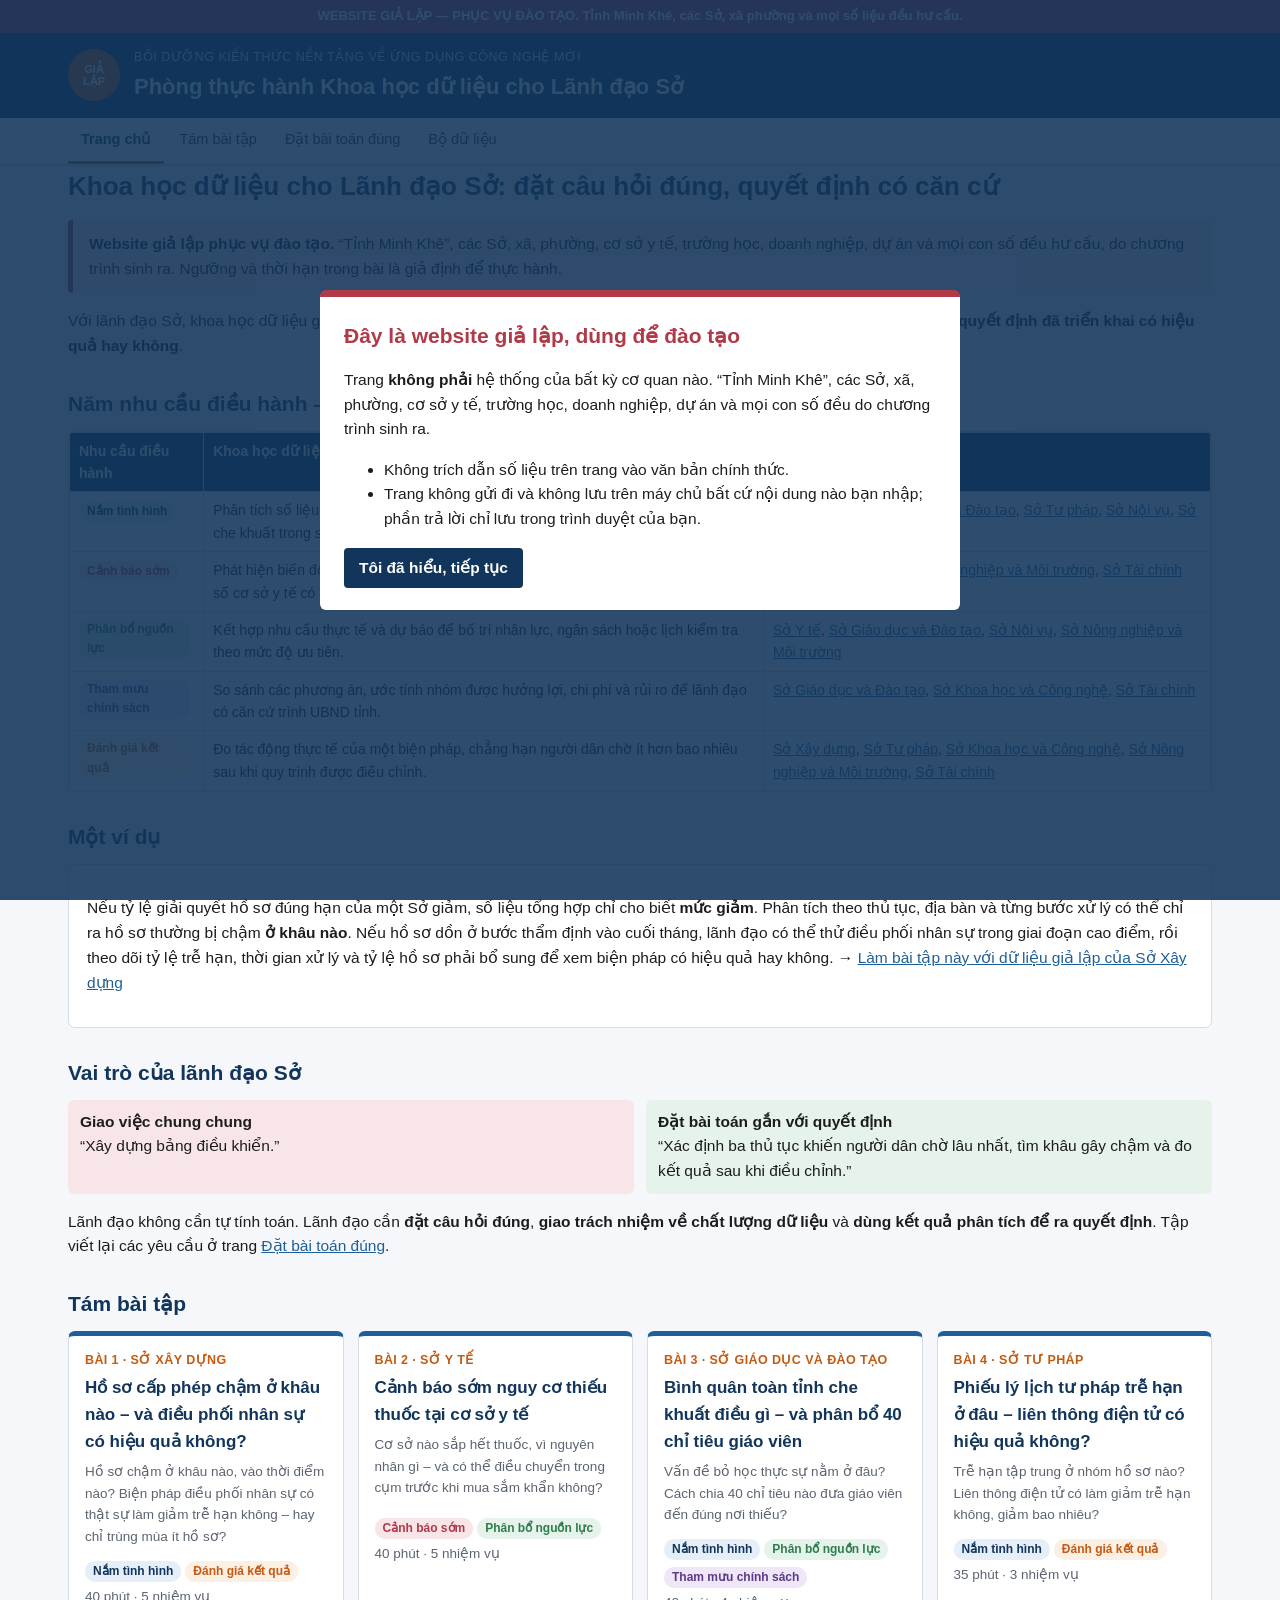
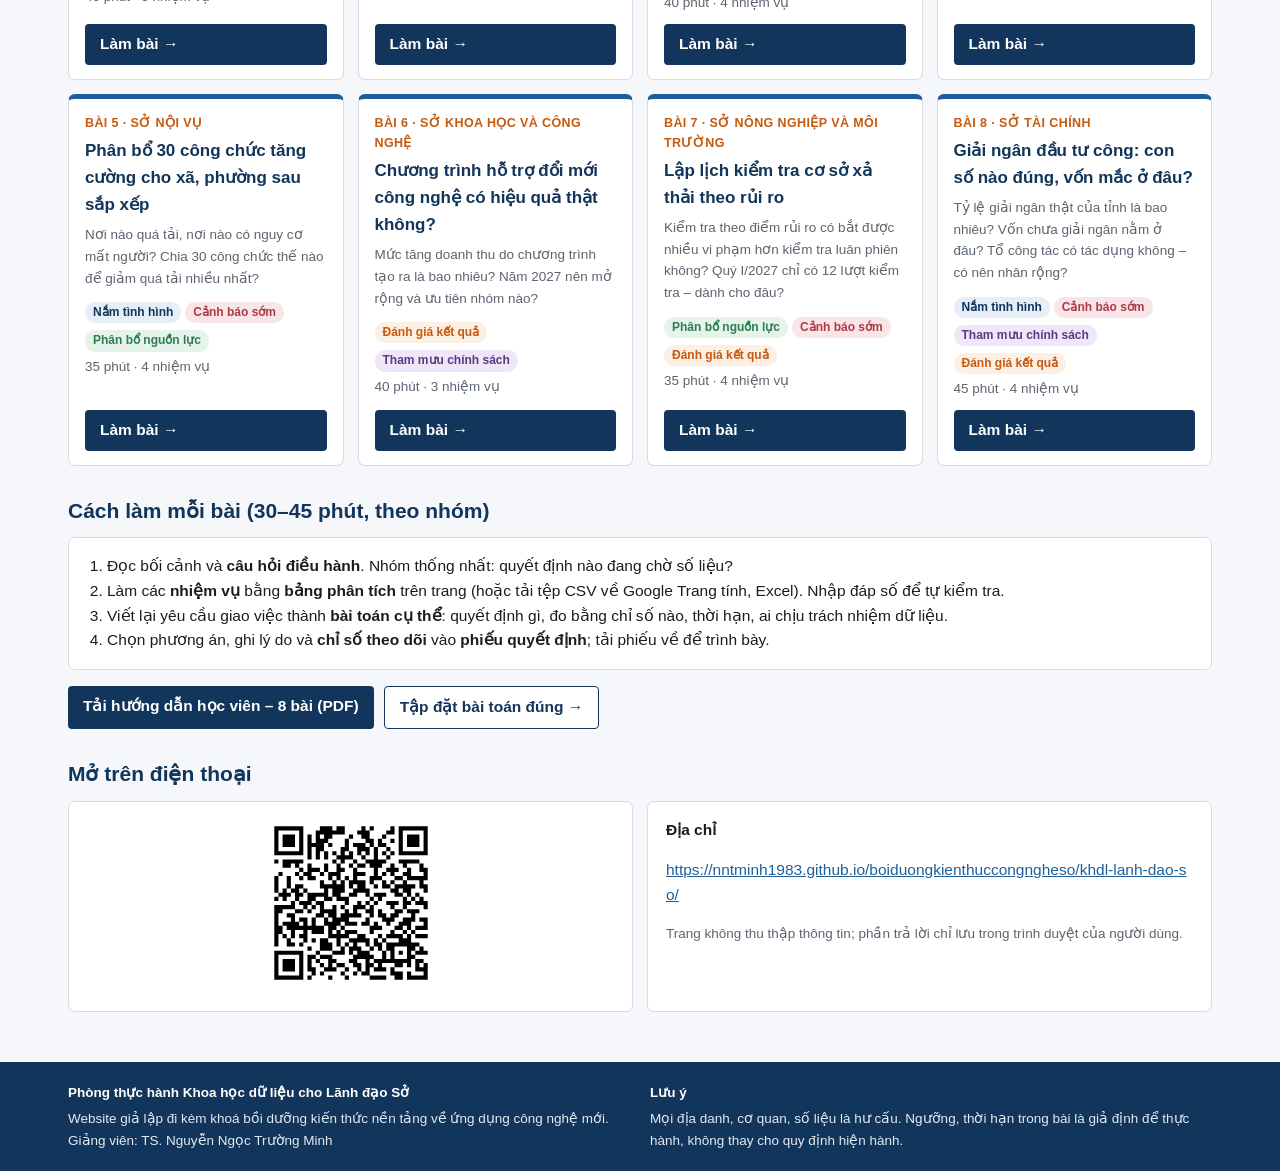
<file: khdl-lanh-dao-so/index.html>
<!DOCTYPE html>
<html lang="vi">
<head>
<meta charset="utf-8">
<meta name="viewport" content="width=device-width, initial-scale=1">
<title>Trang chủ — Phòng thực hành Khoa học dữ liệu cho Lãnh đạo Sở</title>
<meta name="robots" content="noindex, nofollow, noarchive">
<meta property="og:title" content="[GIẢ LẬP – ĐÀO TẠO] Phòng thực hành Khoa học dữ liệu cho Lãnh đạo Sở">
<meta property="og:description" content="Website giả lập phục vụ đào tạo. Mọi địa danh, cơ quan, số liệu đều hư cấu.">
<link rel="stylesheet" href="assets/style.css">
</head>
<body>
<script src="assets/app.js"></script>
<script>khung("index.html");</script>
<main class="bao">

  <h1>Khoa học dữ liệu cho Lãnh đạo Sở: đặt câu hỏi đúng, quyết định có căn cứ</h1>
  <div class="hop hop-do"><b>Website giả lập phục vụ đào tạo.</b> “Tỉnh Minh Khê”, các Sở, xã, phường, cơ sở y tế, trường học,
  doanh nghiệp, dự án và mọi con số đều hư cấu, do chương trình sinh ra. Ngưỡng và thời hạn trong bài là giả định để thực hành.</div>

  <p>Với lãnh đạo Sở, khoa học dữ liệu giúp trả lời <b>ba câu hỏi điều hành</b>: <b>vấn đề đang ở đâu</b>,
  <b>cần ưu tiên nguồn lực vào đâu</b>, và <b>quyết định đã triển khai có hiệu quả hay không</b>.</p>

  <h2>Năm nhu cầu điều hành – khoa học dữ liệu hỗ trợ thế nào</h2>
  <div class="khung-bang"><table><thead><tr><th>Nhu cầu điều hành</th><th>Khoa học dữ liệu hỗ trợ thế nào</th><th>Bài tập trên trang</th></tr></thead><tbody id="oNhuCau"></tbody></table></div>

  <h2>Một ví dụ</h2>
  <div class="the">
    <p>Nếu tỷ lệ giải quyết hồ sơ đúng hạn của một Sở giảm, số liệu tổng hợp chỉ cho biết <b>mức giảm</b>. Phân tích theo thủ tục, địa bàn
    và từng bước xử lý có thể chỉ ra hồ sơ thường bị chậm <b>ở khâu nào</b>. Nếu hồ sơ dồn ở bước thẩm định vào cuối tháng, lãnh đạo có thể
    thử điều phối nhân sự trong giai đoạn cao điểm, rồi theo dõi tỷ lệ trễ hạn, thời gian xử lý và tỷ lệ hồ sơ phải bổ sung để xem biện pháp
    có hiệu quả hay không. → <a href="bai.html?b=xd">Làm bài tập này với dữ liệu giả lập của Sở Xây dựng</a></p>
  </div>

  <h2>Vai trò của lãnh đạo Sở</h2>
  <div class="so-sanh">
    <div class="kem"><b>Giao việc chung chung</b><br>“Xây dựng bảng điều khiển.”</div>
    <div class="tot"><b>Đặt bài toán gắn với quyết định</b><br>“Xác định ba thủ tục khiến người dân chờ lâu nhất, tìm khâu gây chậm và đo kết quả sau khi điều chỉnh.”</div>
  </div>
  <p>Lãnh đạo không cần tự tính toán. Lãnh đạo cần <b>đặt câu hỏi đúng</b>, <b>giao trách nhiệm về chất lượng dữ liệu</b> và
  <b>dùng kết quả phân tích để ra quyết định</b>. Tập viết lại các yêu cầu ở trang <a href="dat-bai-toan.html">Đặt bài toán đúng</a>.</p>

  <h2>Tám bài tập</h2>
  <div class="luoi luoi-3" id="oBai"></div>

  <h2>Cách làm mỗi bài (30–45 phút, theo nhóm)</h2>
  <div class="the"><ol style="margin:0;padding-left:20px">
    <li>Đọc bối cảnh và <b>câu hỏi điều hành</b>. Nhóm thống nhất: quyết định nào đang chờ số liệu?</li>
    <li>Làm các <b>nhiệm vụ</b> bằng <b>bảng phân tích</b> trên trang (hoặc tải tệp CSV về Google Trang tính, Excel). Nhập đáp số để tự kiểm tra.</li>
    <li>Viết lại yêu cầu giao việc thành <b>bài toán cụ thể</b>: quyết định gì, đo bằng chỉ số nào, thời hạn, ai chịu trách nhiệm dữ liệu.</li>
    <li>Chọn phương án, ghi lý do và <b>chỉ số theo dõi</b> vào <b>phiếu quyết định</b>; tải phiếu về để trình bày.</li>
  </ol></div>
  <div class="hang-nut"><a class="nut" href="du_lieu/HuongDan_HocVien_8_BaiTap.pdf" download>Tải hướng dẫn học viên – 8 bài (PDF)</a>
  <a class="nut phu" href="dat-bai-toan.html">Tập đặt bài toán đúng →</a></div>

  <h2>Mở trên điện thoại</h2>
  <div class="luoi luoi-2"><div class="the" style="text-align:center"><img src="assets/qr.svg" alt="Mã QR mở trang" style="width:170px;height:170px"></div>
  <div class="the"><b>Địa chỉ</b><p style="word-break:break-all"><a href="https://nntminh1983.github.io/boiduongkienthuccongngheso/khdl-lanh-dao-so/">https://nntminh1983.github.io/boiduongkienthuccongngheso/khdl-lanh-dao-so/</a></p><p class="nho">Trang không thu thập thông tin; phần trả lời chỉ lưu trong trình duyệt của người dùng.</p></div></div>
<script src="assets/baitap.js"></script>
<script>
var MO = {n1: "Phân tích số liệu theo địa bàn, thời gian và nhóm đối tượng để thấy những vấn đề bị che khuất trong số liệu bình quân toàn tỉnh.",
  n2: "Phát hiện biến động bất thường, chẳng hạn hồ sơ sắp quá hạn tăng nhanh hoặc một số cơ sở y tế có nguy cơ thiếu thuốc.",
  n3: "Kết hợp nhu cầu thực tế và dự báo để bố trí nhân lực, ngân sách hoặc lịch kiểm tra theo mức độ ưu tiên.",
  n4: "So sánh các phương án, ước tính nhóm được hưởng lợi, chi phí và rủi ro để lãnh đạo có căn cứ trình UBND tỉnh.",
  n5: "Đo tác động thực tế của một biện pháp, chẳng hạn người dân chờ ít hơn bao nhiêu sau khi quy trình được điều chỉnh."};
$("oNhuCau").innerHTML = Object.keys(NHU_CAU).map(function (k) {
  return "<tr><td><span class='nhan " + k + "'>" + NHU_CAU[k] + "</span></td><td>" + MO[k] + "</td><td>" +
    BAI.filter(function (b) { return b.nhu_cau.indexOf(k) >= 0; }).map(function (b) { return "<a href='bai.html?b=" + b.ma + "'>" + b.so + "</a>"; }).join(", ") + "</td></tr>"; }).join("");
$("oBai").innerHTML = BAI.map(function (b, i) {
  return "<div class='the-bai'><span class='so'>Bài " + (i + 1) + " · " + b.so + "</span><h3>" + e_(b.ten) + "</h3><p class='nho'>" + e_(b.cau_hoi_dieu_hanh) + "</p><div>" +
    b.nhu_cau.map(function (k) { return "<span class='nhan " + k + "'>" + NHU_CAU[k] + "</span>"; }).join("") + "</div><p class='nho'>" + b.thoi_luong + " · " +
    b.nhiem_vu.length + " nhiệm vụ</p><a class='nut' href='bai.html?b=" + b.ma + "'>Làm bài →</a></div>"; }).join("");
</script>
</main>
<script>chan();</script>
</body>
</html>
</file>
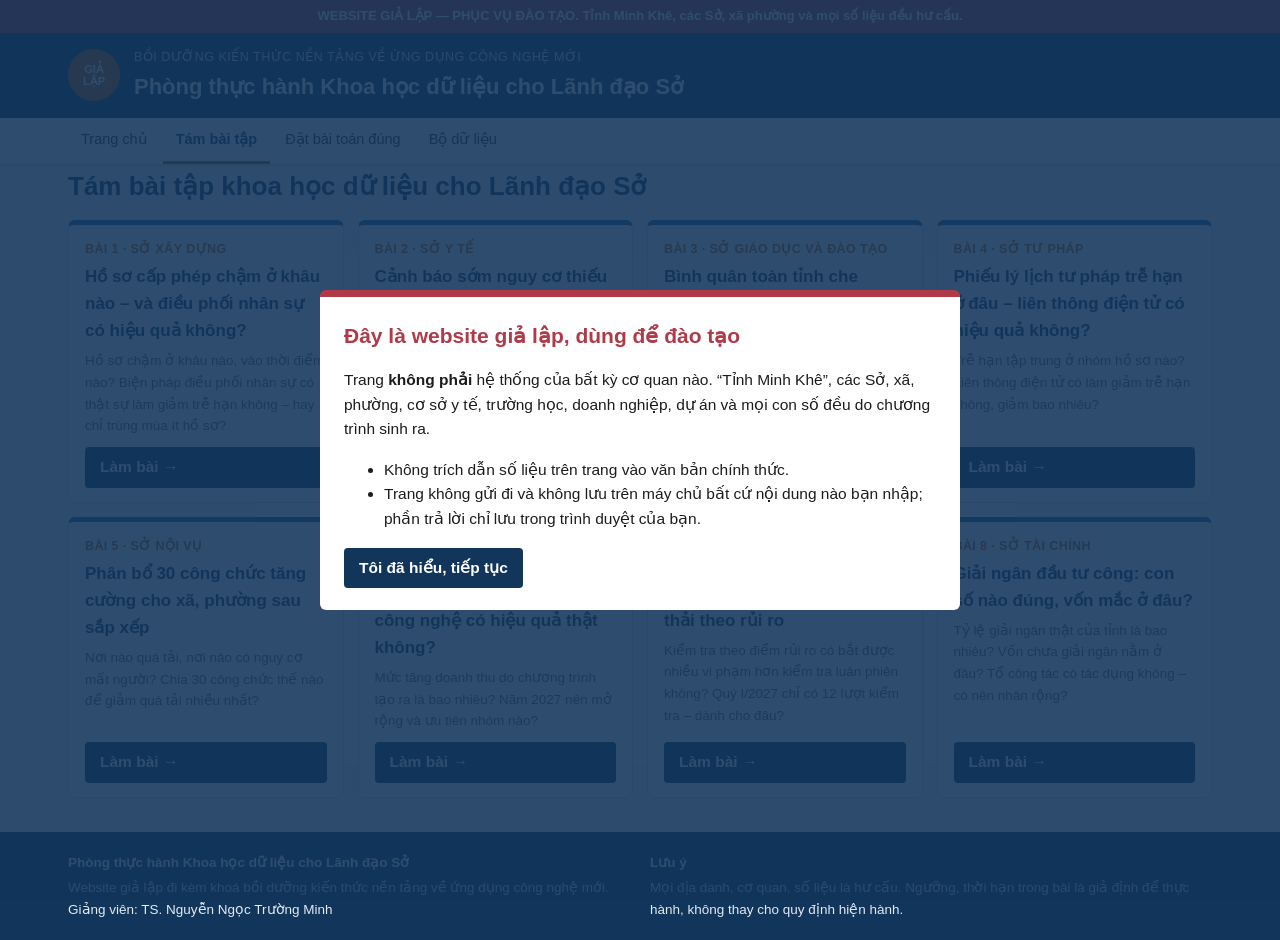
<file: khdl-lanh-dao-so/bai.html>
<!DOCTYPE html>
<html lang="vi">
<head>
<meta charset="utf-8">
<meta name="viewport" content="width=device-width, initial-scale=1">
<title>Bài tập — Phòng thực hành Khoa học dữ liệu cho Lãnh đạo Sở</title>
<meta name="robots" content="noindex, nofollow, noarchive">
<meta property="og:title" content="[GIẢ LẬP – ĐÀO TẠO] Phòng thực hành Khoa học dữ liệu cho Lãnh đạo Sở">
<meta property="og:description" content="Website giả lập phục vụ đào tạo. Mọi địa danh, cơ quan, số liệu đều hư cấu.">
<link rel="stylesheet" href="assets/style.css">
</head>
<body>
<script src="assets/app.js"></script>
<script>khung("bai.html");</script>
<main class="bao">

  <div id="oNoiDung"></div>
<script src="du_lieu/gd_truong_hoc.js"></script>
<script src="du_lieu/khcn_doanh_nghiep.js"></script>
<script src="du_lieu/nnmt_co_so_xa_thai.js"></script>
<script src="du_lieu/nv_xa_phuong.js"></script>
<script src="du_lieu/tc_du_an.js"></script>
<script src="du_lieu/tc_giai_ngan_thang.js"></script>
<script src="du_lieu/tp_ly_lich_tu_phap.js"></script>
<script src="du_lieu/xd_ho_so.js"></script>
<script src="du_lieu/yt_ton_kho_hien_tai.js"></script>
<script src="assets/baitap.js"></script>
<script>
var ma = (location.search.match(/[?&]b=([a-z]+)/) || [])[1];
var BAI_HIEN = BAI.filter(function (b) { return b.ma === ma; })[0];
if (!BAI_HIEN) {
  $("oNoiDung").innerHTML = "<h1>Tám bài tập khoa học dữ liệu cho Lãnh đạo Sở</h1><div class='luoi luoi-3'>" + BAI.map(function (b, i) {
    return "<div class='the-bai'><span class='so'>Bài " + (i + 1) + " · " + b.so + "</span><h3>" + e_(b.ten) + "</h3><p class='nho'>" + e_(b.cau_hoi_dieu_hanh) +
      "</p><a class='nut' href='bai.html?b=" + b.ma + "'>Làm bài →</a></div>"; }).join("") + "</div>";
} else { veBai(BAI_HIEN); }

function veBai(b) {
  var stt = BAI.indexOf(b) + 1, h = "";
  h += "<p class='nho'><a href='bai.html'>← Tám bài tập</a></p><h1>Bài " + stt + " · " + e_(b.so) + ": " + e_(b.ten) + "</h1>";
  h += "<div>" + b.nhu_cau.map(function (k) { return "<span class='nhan " + k + "'>" + NHU_CAU[k] + "</span>"; }).join("") + " <span class='nho'>· " + b.thoi_luong + "</span></div>";
  h += "<div class='hop' style='margin-top:10px'><b>Bối cảnh (giả lập).</b> " + e_(b.boi_canh) + "</div>";
  h += "<div class='hop hop-cam'><b>Câu hỏi điều hành:</b> " + e_(b.cau_hoi_dieu_hanh) + "</div>";
  h += "<h2>1. Bảng phân tích</h2><p class='nho'>Chọn cách nhóm, chỉ tiêu và bộ lọc. Mỗi nhiệm vụ có nút “Cấu hình gợi ý” để đặt sẵn bảng. " +
       "Muốn làm trên bảng tính: <a href='du-lieu.html'>tải tệp CSV</a>.</p><div class='the' id='oCongCu'></div>";
  h += "<h2>2. Nhiệm vụ</h2>";
  b.nhiem_vu.forEach(function (n, i) {
    h += "<div class='nhiem-vu'><span class='nhan " + n.nhu_cau + "'>" + NHU_CAU[n.nhu_cau] + "</span><h3>Nhiệm vụ " + (i + 1) + "</h3><p>" + e_(n.hoi) + "</p>";
    if (n.kieu === "so") h += "<div class='hang-dk'><div><label>Đáp số" + (n.don_vi ? " (" + e_(n.don_vi) + ")" : "") + "</label><input type='text' id='tl_" + i + "' inputmode='decimal' placeholder='ví dụ 12,5'></div>";
    else h += "<div>" + n.lua_chon.map(function (c) { return "<label style='font-weight:400;color:#1C1C1C'><input type='radio' name='tl_" + i + "' value='" + e_(c) + "'> " + e_(c) + "</label>"; }).join("") + "</div><div class='hang-dk'>";
    h += "<div><button type='button' onclick='kiemTra(BAI_HIEN," + i + ")'>Kiểm tra</button></div><div><button type='button' class='phu' onclick='CC.datCauHinh(BAI_HIEN.nhiem_vu[" + i + "].cau_hinh)'>Cấu hình gợi ý</button></div>" +
         "<div><button type='button' class='phu' onclick='xemDapAn(" + i + ")'>Xem đáp án</button></div></div><div class='kq' id='kq_" + i + "'></div>" +
         "<div class='giai' id='giai_" + i + "'><b>Giải thích:</b> " + e_(n.giai) + "</div></div>";
  });
  h += "<h2>3. Đặt bài toán đúng</h2><div class='the'><p>Yêu cầu giao việc thường gặp:</p><div class='kem'>“" + e_(b.dat_bai_toan.kem) + "”</div>" +
       "<label for='tBT' style='margin-top:10px'>Nhóm viết lại thành bài toán cụ thể (quyết định gì · chỉ số nào · thời hạn · ai chịu trách nhiệm dữ liệu)</label><textarea id='tBT'></textarea>" +
       "<div class='hang-nut'><button type='button' class='phu' onclick=\"$('oBTMau').style.display='block'\">Xem cách viết tham khảo</button></div>" +
       "<div class='tot' id='oBTMau' style='display:none'>“" + e_(b.dat_bai_toan.tot) + "”</div></div>";
  h += "<h2>4. Phiếu quyết định của lãnh đạo</h2><div class='the'><p>Chọn một phương án và ghi căn cứ:</p>" +
       b.quyet_dinh.map(function (q, j) { return "<label style='font-weight:400;color:#1C1C1C'><input type='radio' name='qd' value='" + j + "'> " + e_(q) + "</label>"; }).join("") +
       "<label for='tLD' style='margin-top:10px'>Căn cứ số liệu (trích từ các nhiệm vụ)</label><textarea id='tLD'></textarea>" +
       "<label for='tCS'>Chỉ số sẽ theo dõi để biết quyết định có hiệu quả</label><textarea id='tCS'></textarea>" +
       "<label for='tRR'>Rủi ro, điều cần kiểm chứng thêm trước khi trình</label><textarea id='tRR'></textarea>" +
       "<div class='hang-nut'><button type='button' onclick='taiPhieu()'>Tải phiếu quyết định (Word)</button></div></div>";
  $("oNoiDung").innerHTML = h;
  window.CC = new CongCu($("oCongCu"), b);
  ["tBT", "tLD", "tCS", "tRR"].forEach(function (k) { $(k).value = docLS(b.ma + "_" + k) || ""; $(k).oninput = function () { ghiLS(b.ma + "_" + k, this.value); }; });
  var q = docLS(b.ma + "_qd"); if (q !== null) { var r = document.querySelector("input[name=qd][value='" + q + "']"); if (r) r.checked = true; }
  Array.prototype.forEach.call(document.querySelectorAll("input[name=qd]"), function (r) { r.onchange = function () { ghiLS(b.ma + "_qd", this.value); }; });
}
function taiPhieu() {
  var b = BAI_HIEN, q = document.querySelector("input[name=qd]:checked");
  var h = "<html><head><meta charset='utf-8'><style>body{font-family:'Times New Roman';font-size:13pt}</style></head><body>" +
    "<p style='color:#B03A48'><b>Bài tập giả lập – số liệu hư cấu</b></p><h2>Phiếu quyết định – " + e_(b.so) + "</h2><p><b>Bài:</b> " + e_(b.ten) + "</p>" +
    "<p><b>Bài toán đã đặt:</b><br>" + e_($("tBT").value).replace(/\n/g, "<br>") + "</p><p><b>Phương án chọn:</b> " + (q ? e_(b.quyet_dinh[Number(q.value)]) : "(chưa chọn)") + "</p>" +
    "<p><b>Căn cứ số liệu:</b><br>" + e_($("tLD").value).replace(/\n/g, "<br>") + "</p><p><b>Chỉ số theo dõi:</b><br>" + e_($("tCS").value).replace(/\n/g, "<br>") +
    "</p><p><b>Rủi ro, điều cần kiểm chứng:</b><br>" + e_($("tRR").value).replace(/\n/g, "<br>") + "</p></body></html>";
  var a = document.createElement("a"); a.href = URL.createObjectURL(new Blob(["\ufeff" + h], { type: "application/msword" }));
  a.download = "phieu_quyet_dinh_" + b.ma + ".doc"; document.body.appendChild(a); a.click(); document.body.removeChild(a);
}
</script>
</main>
<script>chan();</script>
</body>
</html>
</file>
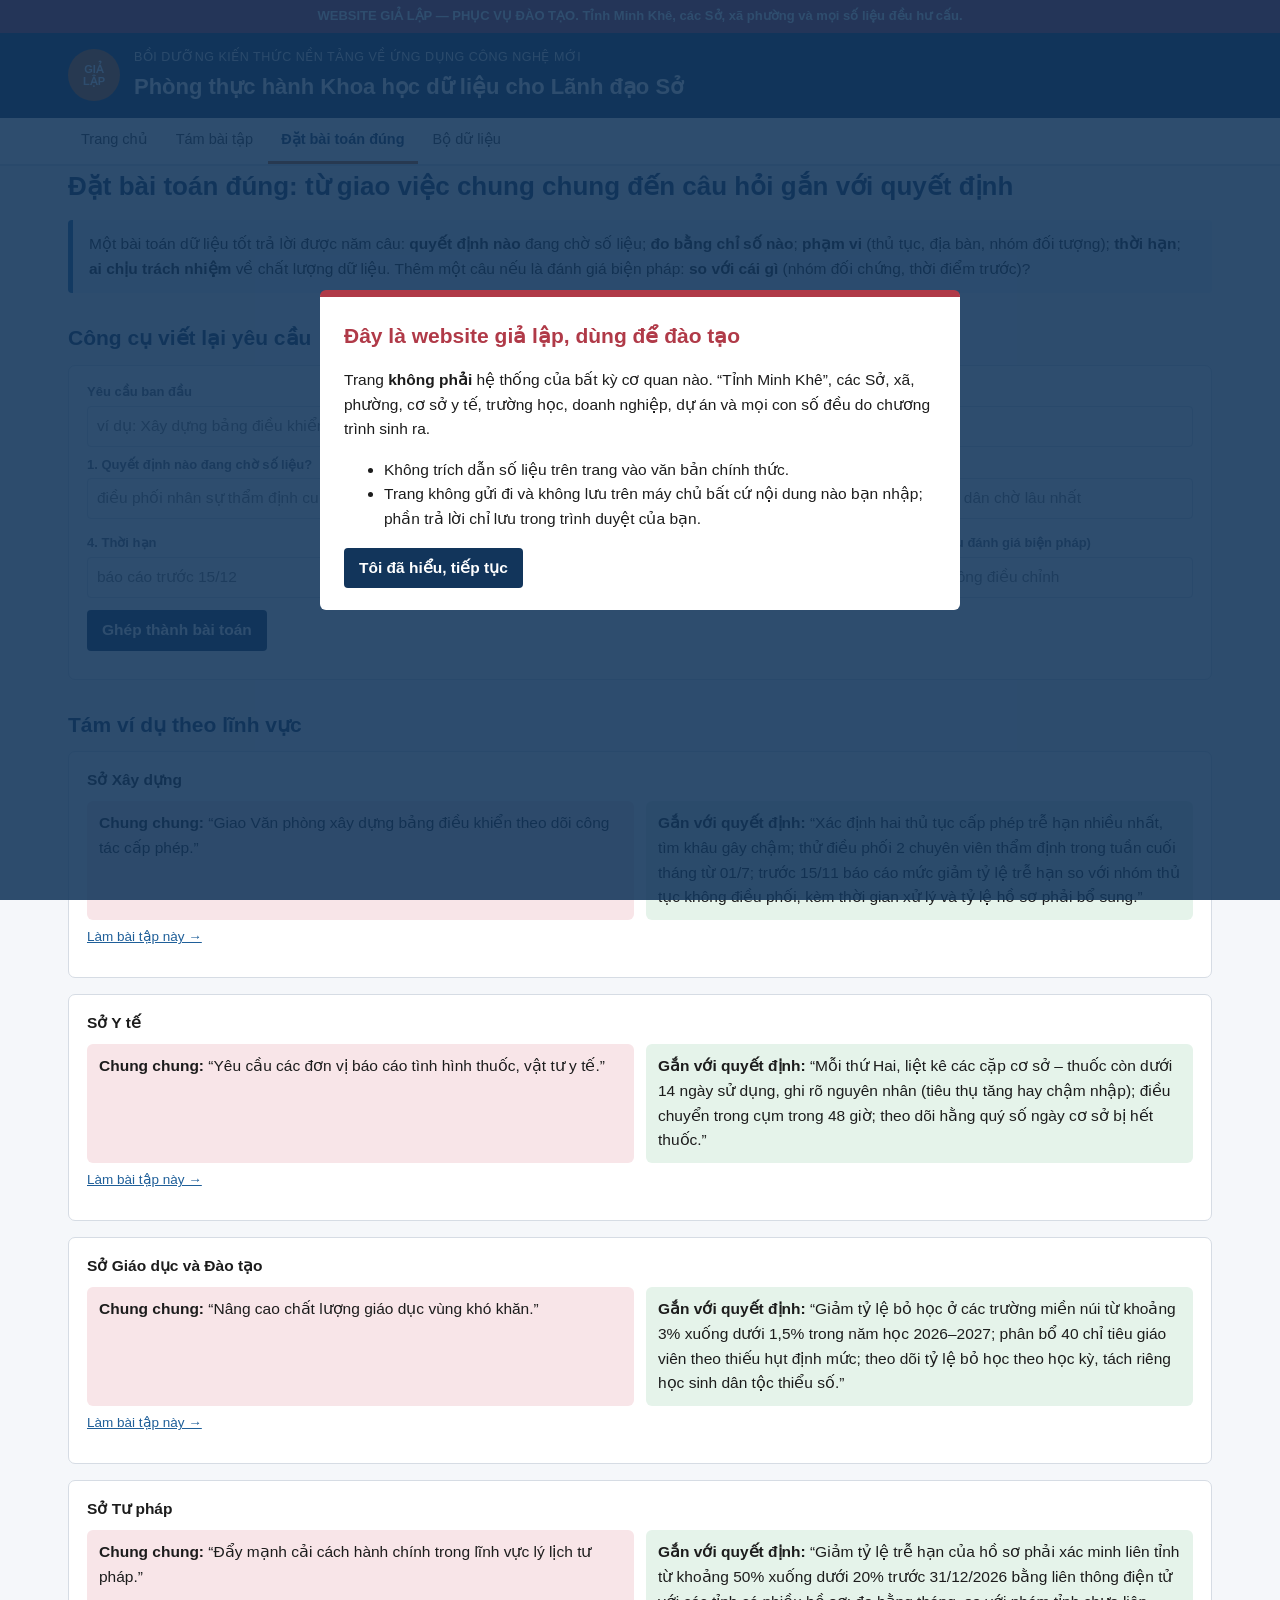
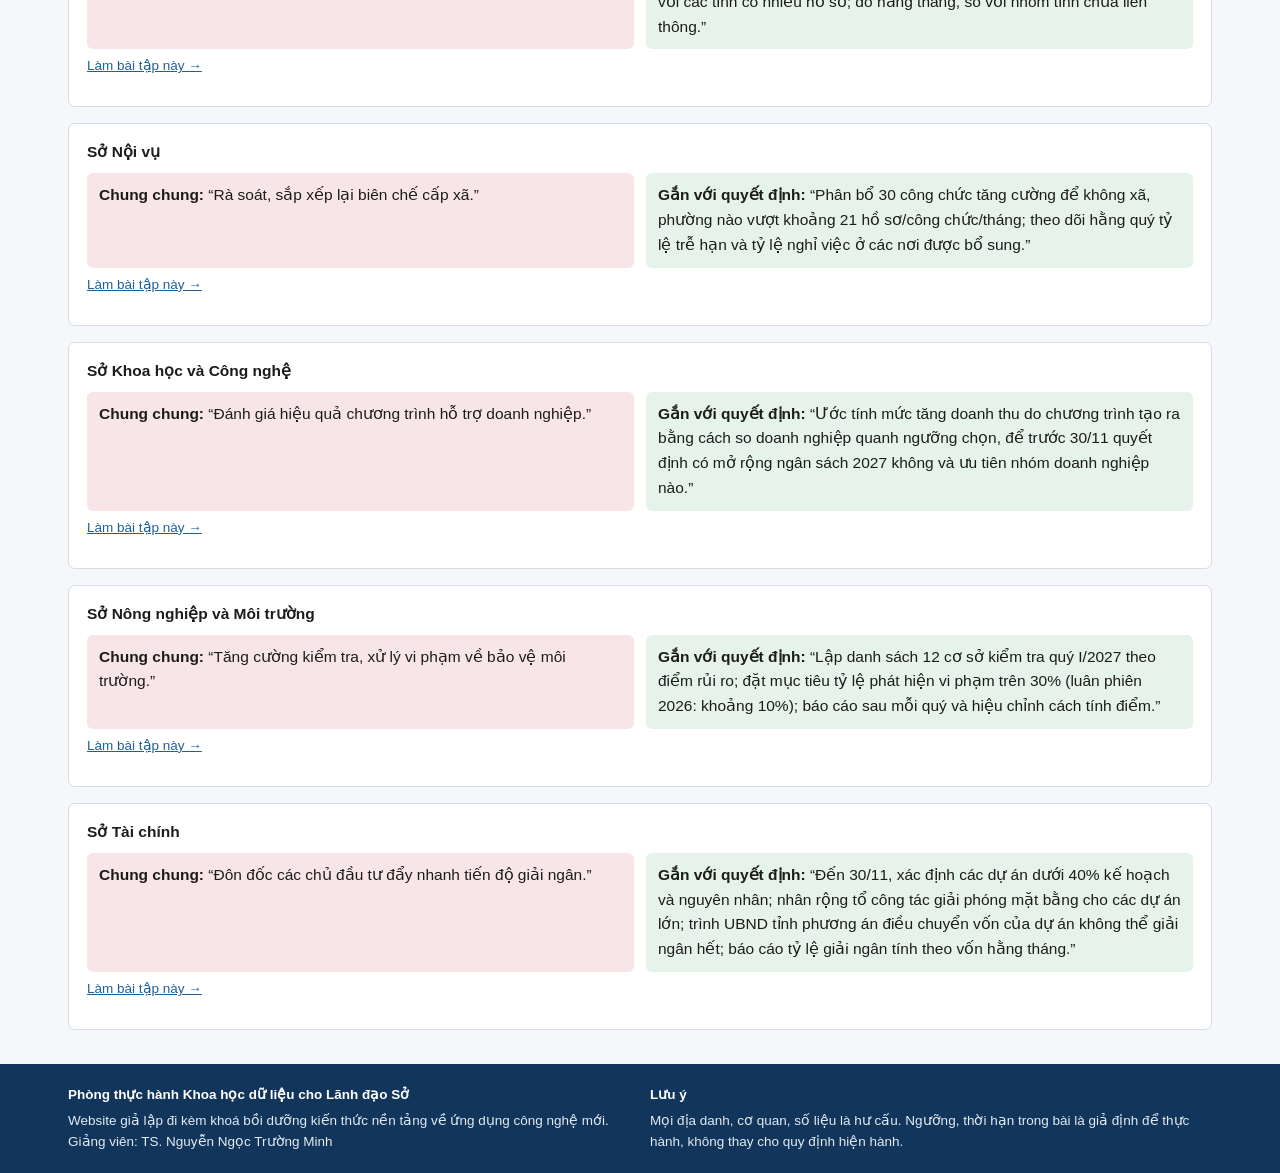
<file: khdl-lanh-dao-so/dat-bai-toan.html>
<!DOCTYPE html>
<html lang="vi">
<head>
<meta charset="utf-8">
<meta name="viewport" content="width=device-width, initial-scale=1">
<title>Đặt bài toán đúng — Phòng thực hành Khoa học dữ liệu cho Lãnh đạo Sở</title>
<meta name="robots" content="noindex, nofollow, noarchive">
<meta property="og:title" content="[GIẢ LẬP – ĐÀO TẠO] Phòng thực hành Khoa học dữ liệu cho Lãnh đạo Sở">
<meta property="og:description" content="Website giả lập phục vụ đào tạo. Mọi địa danh, cơ quan, số liệu đều hư cấu.">
<link rel="stylesheet" href="assets/style.css">
</head>
<body>
<script src="assets/app.js"></script>
<script>khung("dat-bai-toan.html");</script>
<main class="bao">

  <h1>Đặt bài toán đúng: từ giao việc chung chung đến câu hỏi gắn với quyết định</h1>
  <div class="hop">Một bài toán dữ liệu tốt trả lời được năm câu: <b>quyết định nào</b> đang chờ số liệu; <b>đo bằng chỉ số nào</b>;
  <b>phạm vi</b> (thủ tục, địa bàn, nhóm đối tượng); <b>thời hạn</b>; <b>ai chịu trách nhiệm</b> về chất lượng dữ liệu. Thêm một câu nếu là
  đánh giá biện pháp: <b>so với cái gì</b> (nhóm đối chứng, thời điểm trước)?</div>
  <h2>Công cụ viết lại yêu cầu</h2>
  <div class="the">
    <label for="g0">Yêu cầu ban đầu</label><input id="g0" type="text" style="width:100%" placeholder="ví dụ: Xây dựng bảng điều khiển theo dõi thủ tục hành chính">
    <div class="luoi luoi-2" style="margin-top:8px">
      <div><label for="g1">1. Quyết định nào đang chờ số liệu?</label><input id="g1" type="text" style="width:100%" placeholder="điều phối nhân sự thẩm định cuối tháng"></div>
      <div><label for="g2">2. Đo bằng chỉ số nào?</label><input id="g2" type="text" style="width:100%" placeholder="tỷ lệ trễ hạn, thời gian xử lý, tỷ lệ hồ sơ phải bổ sung"></div>
      <div><label for="g3">3. Phạm vi</label><input id="g3" type="text" style="width:100%" placeholder="ba thủ tục người dân chờ lâu nhất"></div>
      <div><label for="g4">4. Thời hạn</label><input id="g4" type="text" style="width:100%" placeholder="báo cáo trước 15/12"></div>
      <div><label for="g5">5. Ai chịu trách nhiệm dữ liệu?</label><input id="g5" type="text" style="width:100%" placeholder="Văn phòng Sở"></div>
      <div><label for="g6">6. So với cái gì? (nếu đánh giá biện pháp)</label><input id="g6" type="text" style="width:100%" placeholder="nhóm thủ tục không điều chỉnh"></div>
    </div>
    <div class="hang-nut"><button type="button" onclick="viet()">Ghép thành bài toán</button></div>
    <div class="tot" id="oKQ" style="display:none"></div>
  </div>
  <h2>Tám ví dụ theo lĩnh vực</h2>
  <div id="oVD"></div>
<script src="assets/baitap.js"></script>
<script>
function v(i) { return $("g" + i).value.trim(); }
function viet() {
  var t = (v(3) ? "Với " + v(3) + ", " : "") + (v(1) ? "để quyết định " + v(1) + ", " : "") + "phân tích và theo dõi " + (v(2) || "[chỉ số]") +
    (v(6) ? ", so sánh với " + v(6) : "") + "; " + (v(5) ? v(5) + " chịu trách nhiệm về chất lượng dữ liệu; " : "") + (v(4) || "[thời hạn]") + ".";
  var thieu = [[1, "quyết định"], [2, "chỉ số"], [4, "thời hạn"], [5, "người chịu trách nhiệm dữ liệu"]].filter(function (x) { return !v(x[0]); }).map(function (x) { return x[1]; });
  $("oKQ").style.display = "block";
  $("oKQ").innerHTML = "<b>Bài toán:</b> " + e_(t.charAt(0).toUpperCase() + t.slice(1)) + (thieu.length ? "<p class='nho' style='color:#B03A48'>Còn thiếu: " + thieu.join(", ") + ".</p>" : "");
}
$("oVD").innerHTML = BAI.map(function (b) { return "<div class='the'><b>" + e_(b.so) + "</b><div class='so-sanh' style='margin-top:8px'><div class='kem'><b>Chung chung:</b> “" +
  e_(b.dat_bai_toan.kem) + "”</div><div class='tot'><b>Gắn với quyết định:</b> “" + e_(b.dat_bai_toan.tot) + "”</div></div><p class='nho' style='margin-top:6px'><a href='bai.html?b=" + b.ma + "'>Làm bài tập này →</a></p></div>"; }).join("");
</script>
</main>
<script>chan();</script>
</body>
</html>
</file>
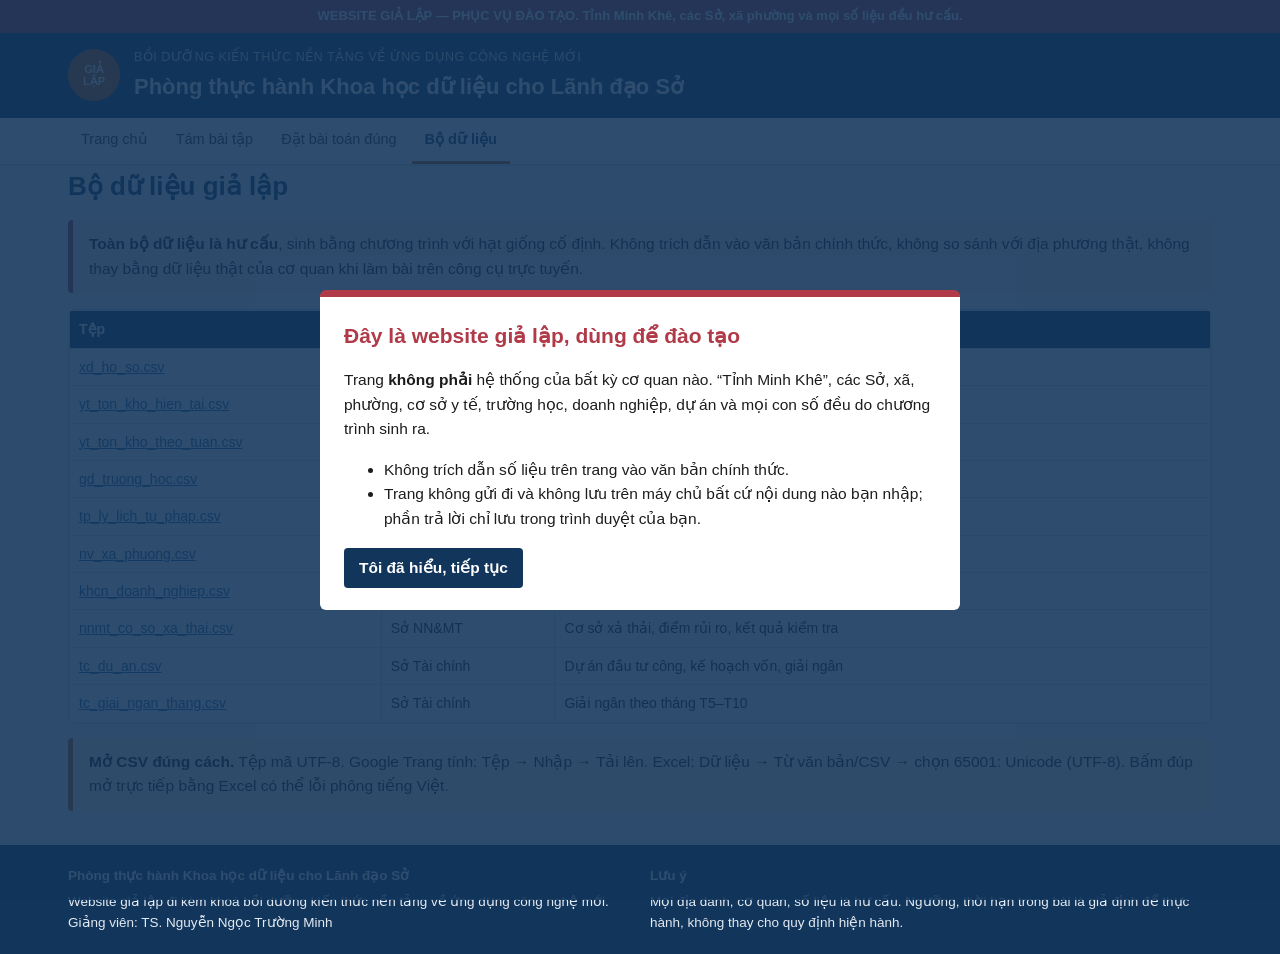
<file: khdl-lanh-dao-so/du-lieu.html>
<!DOCTYPE html>
<html lang="vi">
<head>
<meta charset="utf-8">
<meta name="viewport" content="width=device-width, initial-scale=1">
<title>Bộ dữ liệu — Phòng thực hành Khoa học dữ liệu cho Lãnh đạo Sở</title>
<meta name="robots" content="noindex, nofollow, noarchive">
<meta property="og:title" content="[GIẢ LẬP – ĐÀO TẠO] Phòng thực hành Khoa học dữ liệu cho Lãnh đạo Sở">
<meta property="og:description" content="Website giả lập phục vụ đào tạo. Mọi địa danh, cơ quan, số liệu đều hư cấu.">
<link rel="stylesheet" href="assets/style.css">
</head>
<body>
<script src="assets/app.js"></script>
<script>khung("du-lieu.html");</script>
<main class="bao">

  <h1>Bộ dữ liệu giả lập</h1>
  <div class="hop hop-do"><b>Toàn bộ dữ liệu là hư cấu</b>, sinh bằng chương trình với hạt giống cố định. Không trích dẫn vào văn bản chính thức,
  không so sánh với địa phương thật, không thay bằng dữ liệu thật của cơ quan khi làm bài trên công cụ trực tuyến.</div>
  <div class="khung-bang"><table><thead><tr><th>Tệp</th><th>Sở</th><th>Nội dung</th></tr></thead><tbody>
<tr><td><a href='du_lieu/xd_ho_so.csv' download>xd_ho_so.csv</a></td><td>Sở Xây dựng</td><td>Hồ sơ cấp phép, số ngày ở từng khâu</td></tr>
<tr><td><a href='du_lieu/yt_ton_kho_hien_tai.csv' download>yt_ton_kho_hien_tai.csv</a></td><td>Sở Y tế</td><td>Tồn kho hiện tại, số ngày đủ dùng, mức cảnh báo</td></tr>
<tr><td><a href='du_lieu/yt_ton_kho_theo_tuan.csv' download>yt_ton_kho_theo_tuan.csv</a></td><td>Sở Y tế</td><td>Nhập – xuất – tồn theo tuần (26 tuần), để vẽ xu hướng</td></tr>
<tr><td><a href='du_lieu/gd_truong_hoc.csv' download>gd_truong_hoc.csv</a></td><td>Sở GD&ĐT</td><td>Trường học, bỏ học, giáo viên thiếu, hai cách phân bổ</td></tr>
<tr><td><a href='du_lieu/tp_ly_lich_tu_phap.csv' download>tp_ly_lich_tu_phap.csv</a></td><td>Sở Tư pháp</td><td>Hồ sơ lý lịch tư pháp, xác minh liên tỉnh</td></tr>
<tr><td><a href='du_lieu/nv_xa_phuong.csv' download>nv_xa_phuong.csv</a></td><td>Sở Nội vụ</td><td>Tải công việc, trễ hạn, nghỉ việc theo xã, phường</td></tr>
<tr><td><a href='du_lieu/khcn_doanh_nghiep.csv' download>khcn_doanh_nghiep.csv</a></td><td>Sở KH&CN</td><td>Doanh nghiệp đăng ký hỗ trợ, điểm hồ sơ, tăng doanh thu</td></tr>
<tr><td><a href='du_lieu/nnmt_co_so_xa_thai.csv' download>nnmt_co_so_xa_thai.csv</a></td><td>Sở NN&MT</td><td>Cơ sở xả thải, điểm rủi ro, kết quả kiểm tra</td></tr>
<tr><td><a href='du_lieu/tc_du_an.csv' download>tc_du_an.csv</a></td><td>Sở Tài chính</td><td>Dự án đầu tư công, kế hoạch vốn, giải ngân</td></tr>
<tr><td><a href='du_lieu/tc_giai_ngan_thang.csv' download>tc_giai_ngan_thang.csv</a></td><td>Sở Tài chính</td><td>Giải ngân theo tháng T5–T10</td></tr>

  </tbody></table></div>
  <div class="hop hop-cam" style="margin-top:14px"><b>Mở CSV đúng cách.</b> Tệp mã UTF-8. Google Trang tính: Tệp → Nhập → Tải lên.
  Excel: Dữ liệu → Từ văn bản/CSV → chọn 65001: Unicode (UTF-8). Bấm đúp mở trực tiếp bằng Excel có thể lỗi phông tiếng Việt.</div>
</main>
<script>chan();</script>
</body>
</html>
</file>
<file: khdl-lanh-dao-so/assets/style.css>
/* Phòng thực hành Khoa học dữ liệu cho Lãnh đạo Sở – website giả lập phục vụ đào tạo */
:root{
  --xanh-dam:#12355B; --xanh:#1F5F99; --xanh-nhat:#E6EFF8; --cam:#C55A11; --cam-nhat:#FCEFE3;
  --luc:#2E7D4F; --luc-nhat:#E5F3EA; --do:#B03A48; --do-nhat:#F8E5E8; --vang-nhat:#FFF6E3;
  --xam:#5B6470; --vien:#D6DCE4; --nen:#F5F7FA;
}
*{box-sizing:border-box}
body{margin:0;background:var(--nen);color:#1C1C1C;font-family:"Segoe UI",Roboto,Arial,sans-serif;font-size:15.5px;line-height:1.6}
a{color:var(--xanh)}
.bao{max-width:1180px;margin:0 auto;padding:0 18px}
.dai-gl{background:var(--do);color:#fff;text-align:center;padding:6px 12px;font-size:13px;font-weight:600}
header{background:var(--xanh-dam);color:#fff;padding:14px 0}
header .bao{display:flex;align-items:center;gap:14px;flex-wrap:wrap}
.logo{width:52px;height:52px;border-radius:50%;background:var(--cam);display:flex;align-items:center;justify-content:center;font-weight:700;font-size:11px;text-align:center;line-height:1.15;flex:0 0 auto}
.ten-nho{margin:0;font-size:12.5px;opacity:.85;text-transform:uppercase;letter-spacing:.5px}
.ten-lon{margin:2px 0 0;font-size:22px;font-weight:700}
nav{background:#fff;border-bottom:2px solid var(--vien);position:sticky;top:0;z-index:40}
nav ul{list-style:none;margin:0 auto;padding:0 18px;max-width:1180px;display:flex;flex-wrap:wrap;gap:2px}
nav a{display:block;padding:10px 13px;color:#333;text-decoration:none;font-size:14.5px;border-bottom:3px solid transparent}
nav a:hover{background:var(--xanh-nhat)}
nav a.dang{color:var(--xanh-dam);font-weight:700;border-bottom-color:var(--cam)}
main{padding:22px 0 46px}
h1{font-size:26px;color:var(--xanh-dam);margin:0 0 12px}
h2{font-size:21px;color:var(--xanh-dam);margin:28px 0 10px}
h3{font-size:17px;color:var(--xanh-dam);margin:18px 0 8px}
.nho{font-size:13.5px;color:var(--xam)}
.hop{border-left:5px solid var(--xanh);background:var(--xanh-nhat);padding:12px 16px;border-radius:4px;margin:0 0 16px}
.hop-do{border-color:var(--do);background:var(--do-nhat)}
.hop-cam{border-color:var(--cam);background:var(--cam-nhat)}
.hop-luc{border-color:var(--luc);background:var(--luc-nhat)}
.the{background:#fff;border:1px solid var(--vien);border-radius:7px;padding:16px 18px;margin:0 0 16px}
.luoi{display:grid;gap:14px}
.luoi-2{grid-template-columns:repeat(auto-fit,minmax(320px,1fr))}
.luoi-3{grid-template-columns:repeat(auto-fit,minmax(260px,1fr))}
.the-bai{background:#fff;border:1px solid var(--vien);border-top:5px solid var(--xanh);border-radius:7px;padding:14px 16px;display:flex;flex-direction:column}
.the-bai h3{margin:4px 0 6px}
.the-bai .so{font-size:12.5px;font-weight:700;color:var(--cam);text-transform:uppercase;letter-spacing:.4px}
.the-bai p{margin:0 0 10px;flex:1}
.nhan{display:inline-block;font-size:12px;font-weight:600;padding:1px 8px;border-radius:10px;margin:0 4px 4px 0;background:var(--xanh-nhat);color:var(--xanh-dam)}
.nhan.n1{background:#E6EFF8}.nhan.n2{background:var(--do-nhat);color:var(--do)}.nhan.n3{background:var(--luc-nhat);color:var(--luc)}
.nhan.n4{background:#EFE7F7;color:#5B3A87}.nhan.n5{background:var(--cam-nhat);color:var(--cam)}
table{border-collapse:collapse;width:100%;background:#fff;font-size:14px}
th,td{border:1px solid var(--vien);padding:7px 9px;text-align:left;vertical-align:top}
th{background:var(--xanh-dam);color:#fff;font-weight:600}
td.so,th.so{text-align:right;font-variant-numeric:tabular-nums}
tr.tong td{font-weight:700;background:#F0F3F7}
.khung-bang{overflow-x:auto;max-height:520px;overflow-y:auto;border:1px solid var(--vien);border-radius:6px}
.hang-dk{display:flex;gap:12px;flex-wrap:wrap;align-items:flex-end;margin:0 0 12px}
label{display:block;font-size:13px;color:var(--xam);font-weight:600;margin-bottom:3px}
select,input[type=text],input[type=number],textarea{font:inherit;padding:7px 9px;border:1px solid var(--vien);border-radius:4px;background:#fff;max-width:100%}
textarea{width:100%;min-height:74px}
button,.nut{font:inherit;font-weight:600;background:var(--xanh-dam);color:#fff;border:0;padding:8px 15px;border-radius:4px;cursor:pointer;text-decoration:none;display:inline-block}
button:hover,.nut:hover{background:#0B2440}
button.phu,.nut.phu{background:#fff;color:var(--xanh-dam);border:1.5px solid var(--xanh-dam)}
.hang-nut{display:flex;gap:10px;flex-wrap:wrap;margin:12px 0}
.bieu-do{background:#fff;border:1px solid var(--vien);border-radius:6px;padding:10px;margin-top:10px}
.bieu-do svg{width:100%;height:auto;display:block}
.nhiem-vu{background:#fff;border:1px solid var(--vien);border-left:6px solid var(--xanh);border-radius:6px;padding:14px 16px;margin:0 0 14px}
.nhiem-vu h3{margin:0 0 6px}
.kq{margin-top:8px;font-weight:600}
.kq.dung{color:var(--luc)} .kq.sai{color:var(--do)}
.giai{display:none;margin-top:8px;background:var(--luc-nhat);border-radius:5px;padding:10px 12px}
.giai.hien{display:block}
.so-sanh{display:grid;grid-template-columns:1fr 1fr;gap:12px}
@media(max-width:700px){.so-sanh{grid-template-columns:1fr}}
.kem{background:var(--do-nhat);border-radius:6px;padding:10px 12px}
.tot{background:var(--luc-nhat);border-radius:6px;padding:10px 12px}
footer{background:var(--xanh-dam);color:#E3EAF2;padding:20px 0;font-size:13.5px;margin-top:34px}
footer .bao{display:grid;grid-template-columns:1fr 1fr;gap:20px}
footer b{color:#fff;display:block;margin-bottom:4px}
.gl-phu{position:fixed;inset:0;z-index:999;background:rgba(18,53,91,.88);display:flex;align-items:center;justify-content:center;padding:18px}
.gl-hop{background:#fff;max-width:640px;width:100%;border-radius:6px;border-top:7px solid var(--do);padding:22px 24px;max-height:92vh;overflow:auto}
.gl-hop h2{margin:0 0 10px;color:var(--do)}
@media(max-width:700px){
  body{font-size:15px} .ten-lon{font-size:18px} h1{font-size:22px}
  nav ul{flex-wrap:nowrap;overflow-x:auto} nav a{white-space:nowrap;padding:9px 10px}
  footer .bao{grid-template-columns:1fr}
}
</file>
